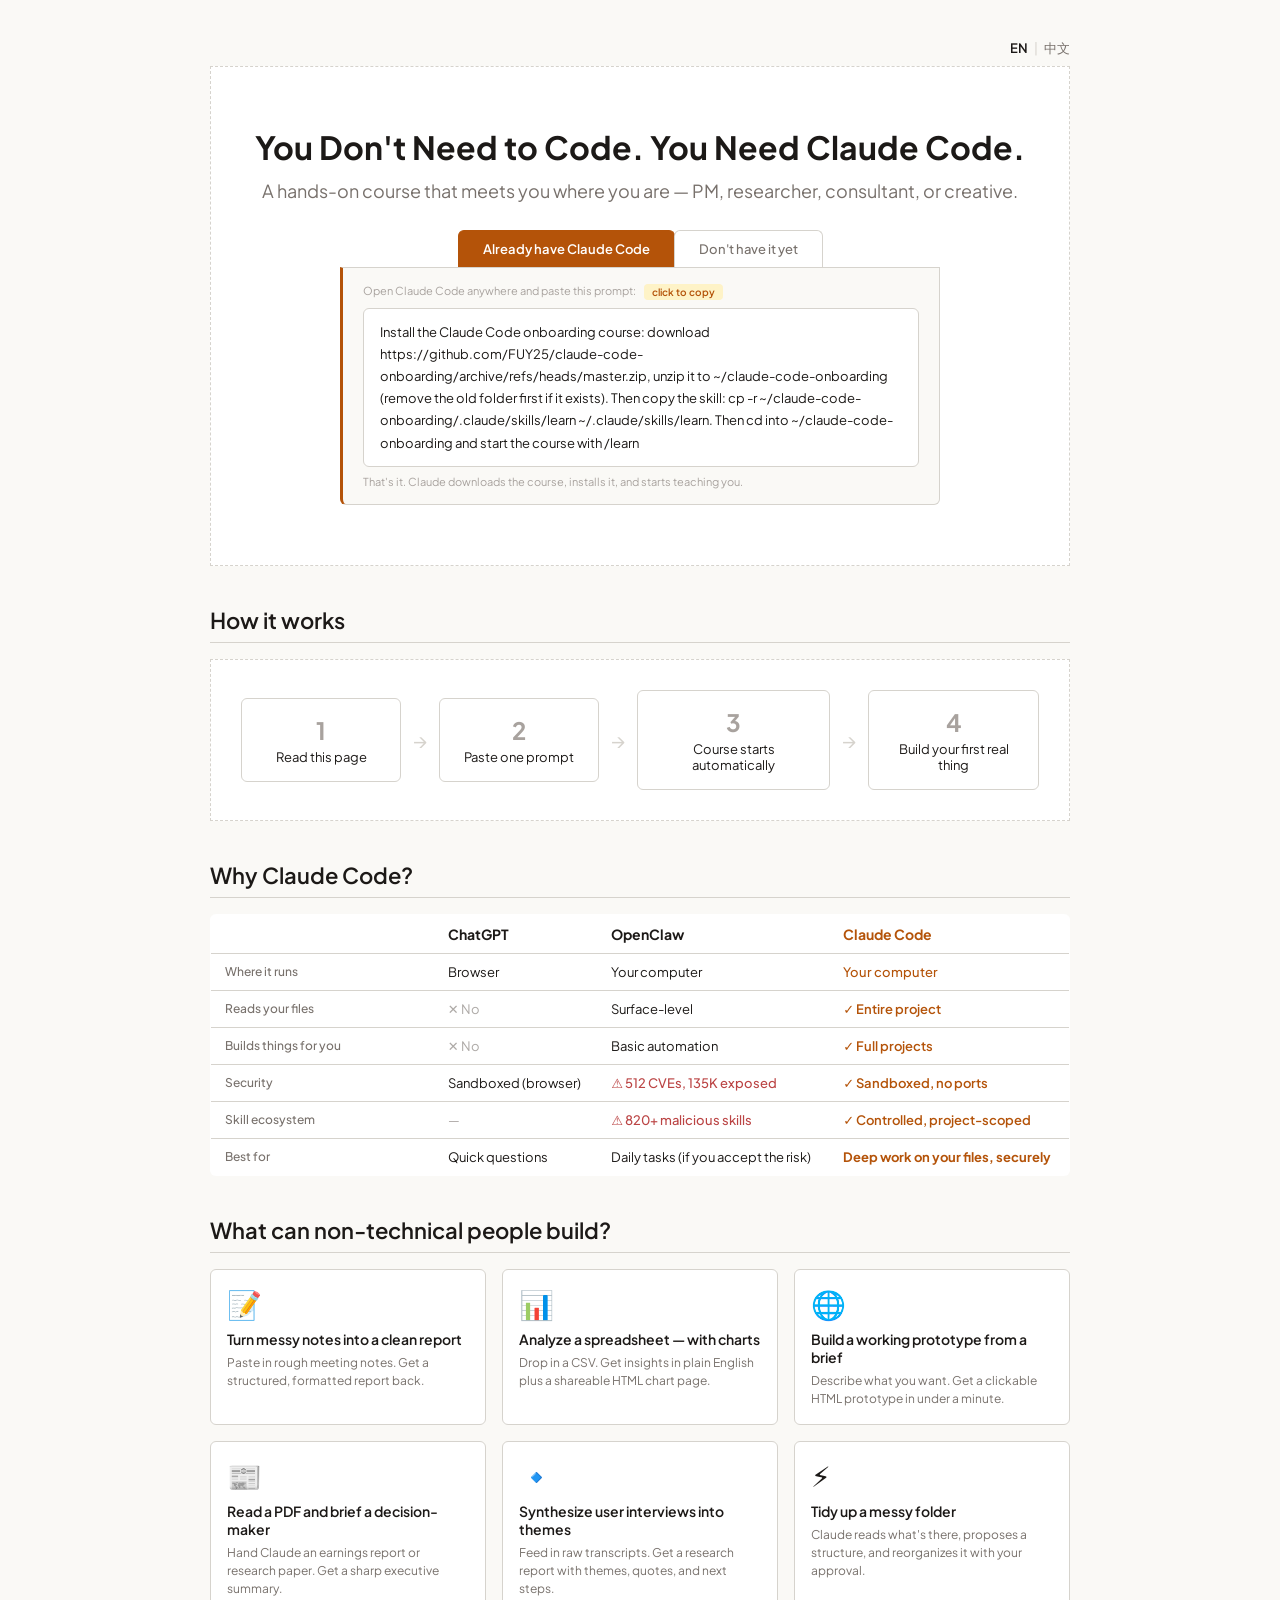
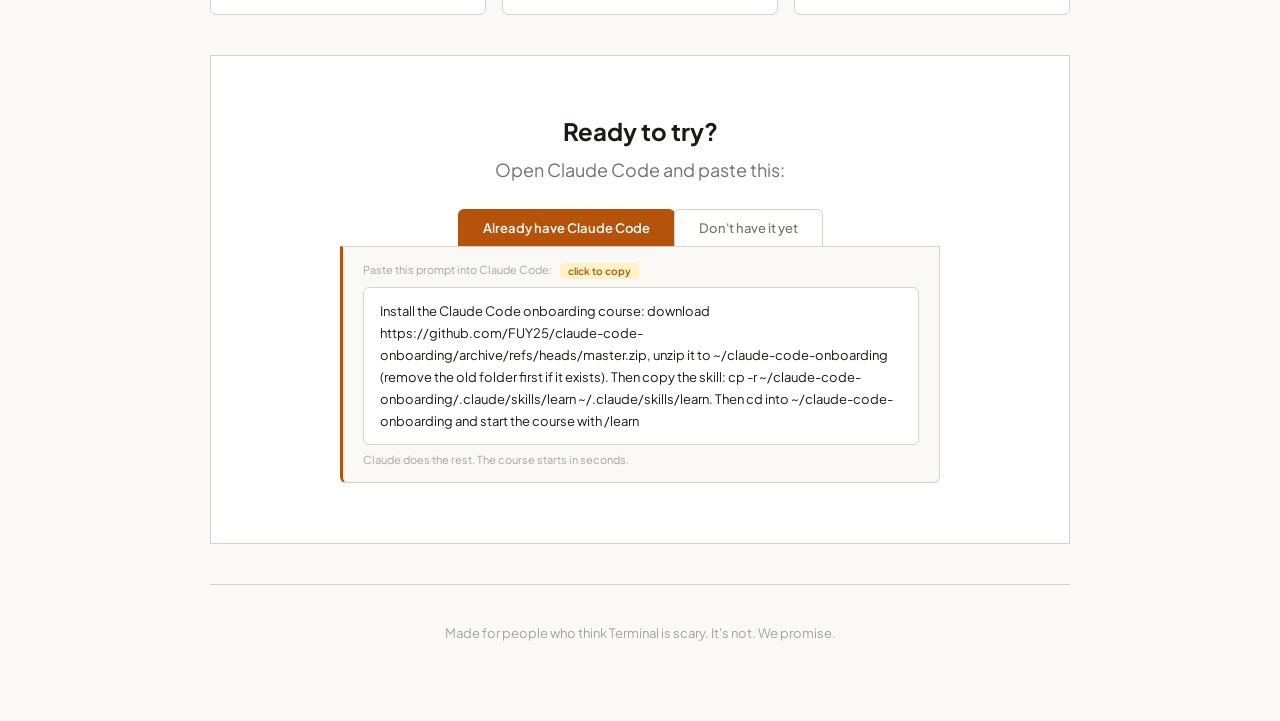
<file: docs/index.html>
<!DOCTYPE html>
<html lang="en">
<head>
<meta charset="UTF-8">
<meta name="viewport" content="width=device-width, initial-scale=1.0">
<title>Claude Code Onboarding — Learn by Shipping</title>
<link rel="preconnect" href="https://fonts.googleapis.com">
<link rel="preconnect" href="https://fonts.gstatic.com" crossorigin>
<link href="https://fonts.googleapis.com/css2?family=Plus+Jakarta+Sans:wght@400;500;600;700&family=IBM+Plex+Mono:wght@400;500&display=swap" rel="stylesheet">
<style>
  /* Warm Wireframe — intentional sketch aesthetic with warm palette */
  * { margin: 0; padding: 0; box-sizing: border-box; }
  body { font-family: 'Plus Jakarta Sans', system-ui, sans-serif; color: #1c1917; background: #faf9f6; }
  .page { max-width: 900px; margin: 0 auto; padding: 40px 20px; }

  /* Hero */
  .hero { text-align: center; padding: 60px 20px; border: 1px dashed #d6d3cd; border-radius: 0; margin-bottom: 40px; background: #fff; }
  .hero h1 { font-size: 32px; font-weight: 700; margin-bottom: 12px; }
  .hero .subtitle { font-size: 18px; color: #78716c; margin-bottom: 24px; }
  .hero .cta { display: inline-block; padding: 14px 32px; border: 2px solid #d6d3cd; border-radius: 6px; font-size: 16px; font-weight: 600; text-decoration: none; color: #1c1917; margin: 8px; font-family: inherit; }
  .hero .cta.primary { background: #b45309; color: #fff; border-color: #b45309; }

  /* Sections */
  .section { margin-bottom: 40px; }
  .section h2 { font-size: 22px; font-weight: 600; margin-bottom: 16px; padding-bottom: 8px; border-bottom: 1px solid #d6d3cd; }

  /* Comparison table */
  .compare-table { width: 100%; border-collapse: collapse; background: #fff; border: 1px solid #d6d3cd; border-radius: 6px; overflow: hidden; margin-bottom: 8px; font-family: inherit; }
  .compare-table th, .compare-table td { padding: 10px 14px; text-align: left; font-size: 13px; border-bottom: 1px solid #d6d3cd; }
  .compare-table th { font-weight: 700; font-size: 14px; background: #fff; }
  .compare-table th:first-child, .compare-table td:first-child { color: #78716c; font-size: 12px; font-weight: 500; width: 26%; }
  .compare-table th:last-child { color: #b45309; }
  .compare-table td:last-child { font-weight: 500; color: #b45309; }
  .compare-table td:last-child .check { color: #b45309; }
  .compare-table tr:last-child td { border-bottom: none; }
  .compare-table .check { color: #16a34a; font-weight: 600; }
  .compare-table .cross { color: #78716c; opacity: 0.6; }
  .compare-table .warn { color: #bb4444; font-weight: 500; }

  /* Recipes */
  .recipes { display: grid; grid-template-columns: 1fr 1fr 1fr; gap: 16px; }
  .recipe { border: 1px solid #d6d3cd; border-radius: 6px; padding: 16px; background: #fff; }
  .recipe .icon { font-size: 28px; margin-bottom: 8px; }
  .recipe h3 { font-size: 14px; font-weight: 600; margin-bottom: 6px; }
  .recipe p { font-size: 12px; color: #78716c; line-height: 1.5; }
  .recipe .difficulty { font-size: 11px; color: #a8a29e; margin-top: 8px; }

  /* Flow diagram */
  .flow { display: flex; align-items: center; justify-content: center; gap: 12px; padding: 30px; border: 1px dashed #d6d3cd; background: #fff; margin-bottom: 24px; }
  .flow-step { text-align: center; padding: 16px; border: 1px solid #d6d3cd; border-radius: 6px; min-width: 160px; }
  .flow-step .num { font-size: 24px; font-weight: 700; color: #a8a29e; }
  .flow-step .label { font-size: 13px; margin-top: 4px; }
  .flow-step .detail { font-size: 11px; color: #a8a29e; margin-top: 4px; }
  .flow-arrow { font-size: 20px; color: #d6d3cd; }

  /* Footer */
  .footer { text-align: center; padding: 40px 20px; color: #a8a29e; font-size: 13px; border-top: 1px solid #d6d3cd; margin-top: 40px; }

  /* Code */
  .code-block { background: #f0eeea; padding: 12px 20px; border-radius: 6px; font-family: 'IBM Plex Mono', monospace; font-size: 14px; display: inline-block; margin: 12px 0; }

  /* Language switch */
  .lang-switch { text-align: right; margin-bottom: 8px; font-size: 13px; }
  .lang-switch a { color: #78716c; text-decoration: none; font-weight: 500; }
  .lang-switch a:hover { color: #1c1917; }
  .lang-switch .active { color: #1c1917; font-weight: 600; }
  .lang-switch .sep { color: #d6d3cd; margin: 0 6px; }

  /* Tab switcher */
  .install-switcher { margin-top: 28px; max-width: 600px; margin-left: auto; margin-right: auto; }
  .install-tabs { display: flex; justify-content: center; gap: 0; margin-bottom: 0; }
  .install-tab { padding: 10px 24px; font-size: 13px; font-weight: 500; color: #78716c; background: transparent; border: 1px solid #d6d3cd; border-bottom: none; border-radius: 6px 6px 0 0; cursor: pointer; font-family: inherit; transition: background 0.15s, color 0.15s, border-color 0.15s; }
  .install-tab:first-child { margin-right: -1px; }
  .install-tab.active { background: #b45309; color: #fff; font-weight: 600; border-color: #b45309; }
  .install-tab:not(.active):hover { color: #1c1917; background: #f5f4f1; }
  .install-panel { display: none; background: #faf9f6; border: 1px solid #d6d3cd; border-left: 3px solid #b45309; border-radius: 0 0 6px 6px; padding: 16px 20px; text-align: left; }
  .install-panel.active { display: block; }
  .install-panel .code-copy { font-family: 'IBM Plex Mono', monospace; font-size: 13px; word-break: break-all; cursor: pointer; line-height: 1.6; padding: 4px 0; }
  .install-panel .code-copy:hover { color: #b45309; }

  /* Prompt-as-installer style */
  .prompt-copy { font-family: 'Plus Jakarta Sans', system-ui, sans-serif; font-size: 13px; line-height: 1.7; color: #1c1917; cursor: pointer; padding: 12px 16px; background: #fff; border: 1px solid #d6d3cd; border-radius: 6px; text-align: left; position: relative; }
  .prompt-copy:hover { border-color: #b45309; }
  .prompt-copy::before { content: ''; position: absolute; top: 0; left: 0; right: 0; bottom: 0; border-radius: 6px; pointer-events: none; }
  .prompt-label { font-size: 11px; color: #a8a29e; margin-bottom: 8px; text-align: left; }
  .prompt-hint { font-size: 11px; color: #a8a29e; margin-top: 8px; text-align: left; }
  .copy-badge { display: inline-block; font-size: 10px; font-weight: 600; color: #b45309; background: #fef3c7; padding: 2px 8px; border-radius: 4px; margin-left: 6px; vertical-align: middle; }

  /* Hover states */
  .hero .cta:hover { opacity: 0.85; }
  .hero .cta.primary:hover { background: #92400e; border-color: #92400e; }

  /* Responsive — tablet */
  @media (max-width: 768px) {
    .hero h1 { font-size: 28px; }
    .hero .subtitle { font-size: 16px; }
    .flow { flex-wrap: wrap; gap: 8px; padding: 20px; }
    .flow-step { min-width: 120px; flex: 1 1 40%; padding: 12px; }
    .flow-arrow { display: none; }
    .recipes { grid-template-columns: 1fr 1fr; }
    .compare-table th, .compare-table td { padding: 8px 10px; font-size: 12px; }
    .compare-table th:first-child, .compare-table td:first-child { font-size: 11px; }
    .code-block { font-size: 12px; padding: 10px 14px; word-break: break-all; }
    .install-panel .code-copy { font-size: 12px; }
    .install-tab { padding: 8px 16px; font-size: 12px; }
  }

  /* Responsive — mobile */
  @media (max-width: 480px) {
    .page { padding: 20px 16px; }
    .hero { padding: 40px 16px; }
    .hero h1 { font-size: 24px; }
    .hero .subtitle { font-size: 15px; }
    .hero .cta { display: block; margin: 6px 0; }
    .install-panel .code-copy { font-size: 11px; }
    .install-tab { padding: 8px 12px; font-size: 11px; }
    .flow-step { flex: 1 1 100%; min-width: unset; }
    .recipes { grid-template-columns: 1fr; }
    .compare-table th, .compare-table td { padding: 6px 8px; font-size: 11px; }
    .section h2 { font-size: 20px; }
    .code-block { display: block; font-size: 11px; overflow-x: auto; white-space: nowrap; }
  }
</style>
</head>
<body>
<div class="page">

  <!-- LANGUAGE SWITCH -->
  <div class="lang-switch">
    <span class="active">EN</span><span class="sep">|</span><a href="zh.html">中文</a>
  </div>

  <!-- HERO -->
  <div class="hero">
    <h1>You Don't Need to Code. You Need Claude Code.</h1>
    <div class="subtitle">A hands-on course that meets you where you are — PM, researcher, consultant, or creative.</div>
    <div class="install-switcher">
      <div class="install-tabs">
        <button class="install-tab active" onclick="switchTab(this, 'existing')">Already have Claude Code</button>
        <button class="install-tab" onclick="switchTab(this, 'new')">Don't have it yet</button>
      </div>
      <div class="install-panel active" id="panel-existing">
        <div class="prompt-label">Open Claude Code anywhere and paste this prompt: <span class="copy-badge">click to copy</span></div>
        <div class="prompt-copy" onclick="copyCmd(this)">Install the Claude Code onboarding course: download https://github.com/FUY25/claude-code-onboarding/archive/refs/heads/master.zip, unzip it to ~/claude-code-onboarding (remove the old folder first if it exists). Then copy the skill: cp -r ~/claude-code-onboarding/.claude/skills/learn ~/.claude/skills/learn. Then cd into ~/claude-code-onboarding and start the course with /learn</div>
        <div class="prompt-hint">That's it. Claude downloads the course, installs it, and starts teaching you.</div>
      </div>
      <div class="install-panel" id="panel-new">
        <div style="font-size:13px;color:#78716c;margin-bottom:10px;">First, install Claude Code — it takes about 5 minutes.</div>
        <a href="https://docs.anthropic.com/en/docs/claude-code/setup" target="_blank" rel="noopener" style="display:inline-block;padding:10px 20px;background:#b45309;color:#fff;border-radius:6px;font-size:13px;font-weight:600;text-decoration:none;font-family:inherit;">Install Claude Code &rarr;</a>
        <div style="font-size:11px;color:#a8a29e;margin-top:10px;">Once installed, come back and use the "Already have Claude Code" tab.</div>
      </div>
    </div>
  </div>

  <!-- USER FLOW -->
  <div class="section">
    <h2>How it works</h2>
    <div class="flow">
      <div class="flow-step">
        <div class="num">1</div>
        <div class="label">Read this page</div>
      </div>
      <div class="flow-arrow">&rarr;</div>
      <div class="flow-step">
        <div class="num">2</div>
        <div class="label">Paste one prompt</div>
      </div>
      <div class="flow-arrow">&rarr;</div>
      <div class="flow-step">
        <div class="num">3</div>
        <div class="label">Course starts automatically</div>
      </div>
      <div class="flow-arrow">&rarr;</div>
      <div class="flow-step">
        <div class="num">4</div>
        <div class="label">Build your first real thing</div>
      </div>
    </div>
  </div>

  <!-- WHY CLAUDE CODE -->
  <div class="section">
    <h2>Why Claude Code?</h2>
    <table class="compare-table">
      <thead>
        <tr>
          <th></th>
          <th>ChatGPT</th>
          <th>OpenClaw</th>
          <th>Claude Code</th>
        </tr>
      </thead>
      <tbody>
        <tr>
          <td>Where it runs</td>
          <td>Browser</td>
          <td>Your computer</td>
          <td>Your computer</td>
        </tr>
        <tr>
          <td>Reads your files</td>
          <td><span class="cross">&#10005; No</span></td>
          <td>Surface-level</td>
          <td><span class="check">&#10003; Entire project</span></td>
        </tr>
        <tr>
          <td>Builds things for you</td>
          <td><span class="cross">&#10005; No</span></td>
          <td>Basic automation</td>
          <td><span class="check">&#10003; Full projects</span></td>
        </tr>
        <tr>
          <td>Security</td>
          <td>Sandboxed (browser)</td>
          <td><span class="warn">&#9888; 512 CVEs, 135K exposed</span></td>
          <td><span class="check">&#10003; Sandboxed, no ports</span></td>
        </tr>
        <tr>
          <td>Skill ecosystem</td>
          <td><span class="cross">&mdash;</span></td>
          <td><span class="warn">&#9888; 820+ malicious skills</span></td>
          <td><span class="check">&#10003; Controlled, project-scoped</span></td>
        </tr>
        <tr>
          <td>Best for</td>
          <td>Quick questions</td>
          <td>Daily tasks (if you accept the risk)</td>
          <td><strong>Deep work on your files, securely</strong></td>
        </tr>
      </tbody>
    </table>
  </div>

  <!-- RECIPES / SAMPLE PROJECTS -->
  <div class="section">
    <h2>What can non-technical people build?</h2>
    <div class="recipes">
      <div class="recipe">
        <div class="icon">&#128221;</div>
        <h3>Turn messy notes into a clean report</h3>
        <p>Paste in rough meeting notes. Get a structured, formatted report back.</p>
      </div>
      <div class="recipe">
        <div class="icon">&#128202;</div>
        <h3>Analyze a spreadsheet — with charts</h3>
        <p>Drop in a CSV. Get insights in plain English plus a shareable HTML chart page.</p>
      </div>
      <div class="recipe">
        <div class="icon">&#127760;</div>
        <h3>Build a working prototype from a brief</h3>
        <p>Describe what you want. Get a clickable HTML prototype in under a minute.</p>
      </div>
      <div class="recipe">
        <div class="icon">&#128240;</div>
        <h3>Read a PDF and brief a decision-maker</h3>
        <p>Hand Claude an earnings report or research paper. Get a sharp executive summary.</p>
      </div>
      <div class="recipe">
        <div class="icon">&#128313;</div>
        <h3>Synthesize user interviews into themes</h3>
        <p>Feed in raw transcripts. Get a research report with themes, quotes, and next steps.</p>
      </div>
      <div class="recipe">
        <div class="icon">&#9889;</div>
        <h3>Tidy up a messy folder</h3>
        <p>Claude reads what's there, proposes a structure, and reorganizes it with your approval.</p>
      </div>
    </div>
  </div>

  <!-- CTA bottom -->
  <div class="hero" style="border-style: solid; border-color: #d6d3cd;">
    <h1 style="font-size: 24px;">Ready to try?</h1>
    <div class="subtitle" style="margin-bottom: 0;">Open Claude Code and paste this:</div>
    <div class="install-switcher">
      <div class="install-tabs">
        <button class="install-tab active" onclick="switchTab(this, 'existing2')">Already have Claude Code</button>
        <button class="install-tab" onclick="switchTab(this, 'new2')">Don't have it yet</button>
      </div>
      <div class="install-panel active" id="panel-existing2">
        <div class="prompt-label">Paste this prompt into Claude Code: <span class="copy-badge">click to copy</span></div>
        <div class="prompt-copy" onclick="copyCmd(this)">Install the Claude Code onboarding course: download https://github.com/FUY25/claude-code-onboarding/archive/refs/heads/master.zip, unzip it to ~/claude-code-onboarding (remove the old folder first if it exists). Then copy the skill: cp -r ~/claude-code-onboarding/.claude/skills/learn ~/.claude/skills/learn. Then cd into ~/claude-code-onboarding and start the course with /learn</div>
        <div class="prompt-hint">Claude does the rest. The course starts in seconds.</div>
      </div>
      <div class="install-panel" id="panel-new2">
        <div style="font-size:13px;color:#78716c;margin-bottom:10px;">First, install Claude Code — it takes about 5 minutes.</div>
        <a href="https://docs.anthropic.com/en/docs/claude-code/setup" target="_blank" rel="noopener" style="display:inline-block;padding:10px 20px;background:#b45309;color:#fff;border-radius:6px;font-size:13px;font-weight:600;text-decoration:none;font-family:inherit;">Install Claude Code &rarr;</a>
        <div style="font-size:11px;color:#a8a29e;margin-top:10px;">Once installed, come back and use the "Already have Claude Code" tab.</div>
      </div>
    </div>
  </div>

  <div class="footer">
    Made for people who think Terminal is scary. It's not. We promise.
  </div>

</div>
<script>
function switchTab(btn, panelId) {
  var tabs = btn.parentElement;
  var switcher = tabs.parentElement;
  var btns = tabs.querySelectorAll('.install-tab');
  var panels = switcher.querySelectorAll('.install-panel');
  for (var i = 0; i < btns.length; i++) btns[i].classList.remove('active');
  for (var i = 0; i < panels.length; i++) panels[i].classList.remove('active');
  btn.classList.add('active');
  document.getElementById('panel-' + panelId).classList.add('active');
}
function copyCmd(el) {
  navigator.clipboard.writeText(el.textContent);
  var orig = el.textContent;
  el.textContent = 'Copied!';
  el.style.color = '#16a34a';
  setTimeout(function() { el.textContent = orig; el.style.color = ''; }, 1500);
}
</script>
</body>
</html>
</file>
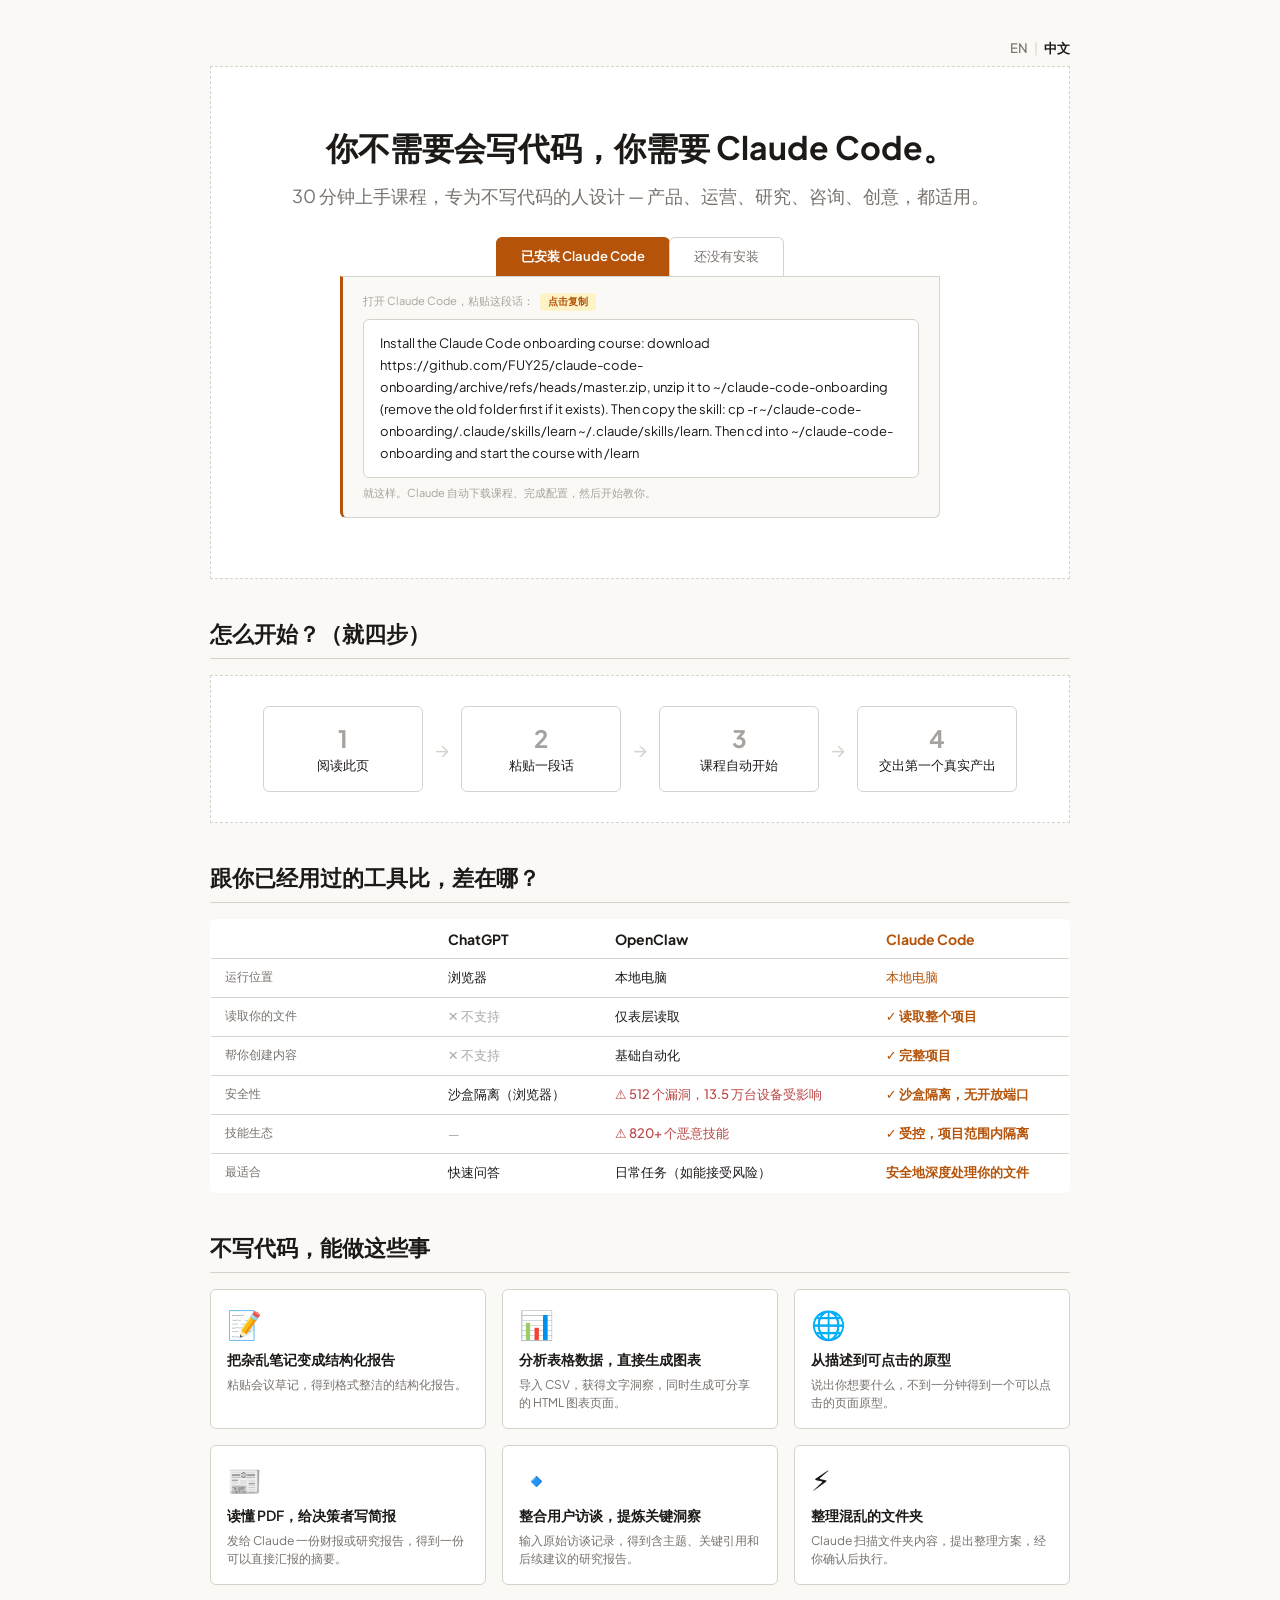
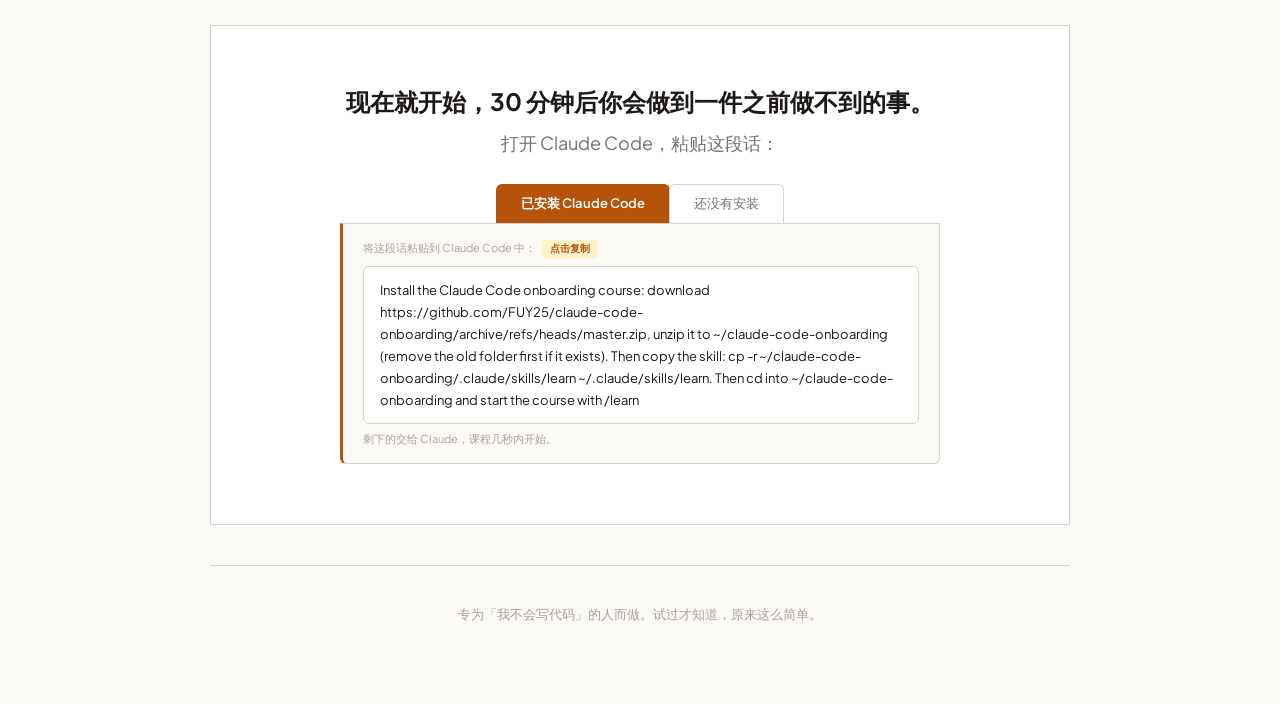
<file: docs/zh.html>
<!DOCTYPE html>
<html lang="zh-Hans">
<head>
<meta charset="UTF-8">
<meta name="viewport" content="width=device-width, initial-scale=1.0">
<title>Claude Code 新手入门 — 边做边学</title>
<link rel="preconnect" href="https://fonts.googleapis.com">
<link rel="preconnect" href="https://fonts.gstatic.com" crossorigin>
<link href="https://fonts.googleapis.com/css2?family=Plus+Jakarta+Sans:wght@400;500;600;700&family=IBM+Plex+Mono:wght@400;500&display=swap" rel="stylesheet">
<style>
  /* Warm Wireframe — intentional sketch aesthetic with warm palette */
  * { margin: 0; padding: 0; box-sizing: border-box; }
  body { font-family: 'Plus Jakarta Sans', system-ui, sans-serif; color: #1c1917; background: #faf9f6; }
  .page { max-width: 900px; margin: 0 auto; padding: 40px 20px; }

  /* Hero */
  .hero { text-align: center; padding: 60px 20px; border: 1px dashed #d6d3cd; border-radius: 0; margin-bottom: 40px; background: #fff; }
  .hero h1 { font-size: 32px; font-weight: 700; margin-bottom: 12px; }
  .hero .subtitle { font-size: 18px; color: #78716c; margin-bottom: 24px; }
  .hero .cta { display: inline-block; padding: 14px 32px; border: 2px solid #d6d3cd; border-radius: 6px; font-size: 16px; font-weight: 600; text-decoration: none; color: #1c1917; margin: 8px; font-family: inherit; }
  .hero .cta.primary { background: #b45309; color: #fff; border-color: #b45309; }

  /* Sections */
  .section { margin-bottom: 40px; }
  .section h2 { font-size: 22px; font-weight: 600; margin-bottom: 16px; padding-bottom: 8px; border-bottom: 1px solid #d6d3cd; }

  /* Comparison table */
  .compare-table { width: 100%; border-collapse: collapse; background: #fff; border: 1px solid #d6d3cd; border-radius: 6px; overflow: hidden; margin-bottom: 8px; font-family: inherit; }
  .compare-table th, .compare-table td { padding: 10px 14px; text-align: left; font-size: 13px; border-bottom: 1px solid #d6d3cd; }
  .compare-table th { font-weight: 700; font-size: 14px; background: #fff; }
  .compare-table th:first-child, .compare-table td:first-child { color: #78716c; font-size: 12px; font-weight: 500; width: 26%; }
  .compare-table th:last-child { color: #b45309; }
  .compare-table td:last-child { font-weight: 500; color: #b45309; }
  .compare-table td:last-child .check { color: #b45309; }
  .compare-table tr:last-child td { border-bottom: none; }
  .compare-table .check { color: #16a34a; font-weight: 600; }
  .compare-table .cross { color: #78716c; opacity: 0.6; }
  .compare-table .warn { color: #bb4444; font-weight: 500; }

  /* Recipes */
  .recipes { display: grid; grid-template-columns: 1fr 1fr 1fr; gap: 16px; }
  .recipe { border: 1px solid #d6d3cd; border-radius: 6px; padding: 16px; background: #fff; }
  .recipe .icon { font-size: 28px; margin-bottom: 8px; }
  .recipe h3 { font-size: 14px; font-weight: 600; margin-bottom: 6px; }
  .recipe p { font-size: 12px; color: #78716c; line-height: 1.5; }
  .recipe .difficulty { font-size: 11px; color: #a8a29e; margin-top: 8px; }

  /* Flow diagram */
  .flow { display: flex; align-items: center; justify-content: center; gap: 12px; padding: 30px; border: 1px dashed #d6d3cd; background: #fff; margin-bottom: 24px; }
  .flow-step { text-align: center; padding: 16px; border: 1px solid #d6d3cd; border-radius: 6px; min-width: 160px; }
  .flow-step .num { font-size: 24px; font-weight: 700; color: #a8a29e; }
  .flow-step .label { font-size: 13px; margin-top: 4px; }
  .flow-step .detail { font-size: 11px; color: #a8a29e; margin-top: 4px; }
  .flow-arrow { font-size: 20px; color: #d6d3cd; }

  /* Footer */
  .footer { text-align: center; padding: 40px 20px; color: #a8a29e; font-size: 13px; border-top: 1px solid #d6d3cd; margin-top: 40px; }

  /* Code */
  .code-block { background: #f0eeea; padding: 12px 20px; border-radius: 6px; font-family: 'IBM Plex Mono', monospace; font-size: 14px; display: inline-block; margin: 12px 0; }

  /* Language switch */
  .lang-switch { text-align: right; margin-bottom: 8px; font-size: 13px; }
  .lang-switch a { color: #78716c; text-decoration: none; font-weight: 500; }
  .lang-switch a:hover { color: #1c1917; }
  .lang-switch .active { color: #1c1917; font-weight: 600; }
  .lang-switch .sep { color: #d6d3cd; margin: 0 6px; }

  /* Tab switcher */
  .install-switcher { margin-top: 28px; max-width: 600px; margin-left: auto; margin-right: auto; }
  .install-tabs { display: flex; justify-content: center; gap: 0; margin-bottom: 0; }
  .install-tab { padding: 10px 24px; font-size: 13px; font-weight: 500; color: #78716c; background: transparent; border: 1px solid #d6d3cd; border-bottom: none; border-radius: 6px 6px 0 0; cursor: pointer; font-family: inherit; transition: background 0.15s, color 0.15s, border-color 0.15s; }
  .install-tab:first-child { margin-right: -1px; }
  .install-tab.active { background: #b45309; color: #fff; font-weight: 600; border-color: #b45309; }
  .install-tab:not(.active):hover { color: #1c1917; background: #f5f4f1; }
  .install-panel { display: none; background: #faf9f6; border: 1px solid #d6d3cd; border-left: 3px solid #b45309; border-radius: 0 0 6px 6px; padding: 16px 20px; text-align: left; }
  .install-panel.active { display: block; }
  .install-panel .code-copy { font-family: 'IBM Plex Mono', monospace; font-size: 13px; word-break: break-all; cursor: pointer; line-height: 1.6; padding: 4px 0; }
  .install-panel .code-copy:hover { color: #b45309; }

  /* Prompt-as-installer style */
  .prompt-copy { font-family: 'Plus Jakarta Sans', system-ui, sans-serif; font-size: 13px; line-height: 1.7; color: #1c1917; cursor: pointer; padding: 12px 16px; background: #fff; border: 1px solid #d6d3cd; border-radius: 6px; text-align: left; position: relative; }
  .prompt-copy:hover { border-color: #b45309; }
  .prompt-copy::before { content: ''; position: absolute; top: 0; left: 0; right: 0; bottom: 0; border-radius: 6px; pointer-events: none; }
  .prompt-label { font-size: 11px; color: #a8a29e; margin-bottom: 8px; text-align: left; }
  .prompt-hint { font-size: 11px; color: #a8a29e; margin-top: 8px; text-align: left; }
  .copy-badge { display: inline-block; font-size: 10px; font-weight: 600; color: #b45309; background: #fef3c7; padding: 2px 8px; border-radius: 4px; margin-left: 6px; vertical-align: middle; }

  /* Hover states */
  .hero .cta:hover { opacity: 0.85; }
  .hero .cta.primary:hover { background: #92400e; border-color: #92400e; }

  /* Responsive — tablet */
  @media (max-width: 768px) {
    .hero h1 { font-size: 28px; }
    .hero .subtitle { font-size: 16px; }
    .flow { flex-wrap: wrap; gap: 8px; padding: 20px; }
    .flow-step { min-width: 120px; flex: 1 1 40%; padding: 12px; }
    .flow-arrow { display: none; }
    .recipes { grid-template-columns: 1fr 1fr; }
    .compare-table th, .compare-table td { padding: 8px 10px; font-size: 12px; }
    .compare-table th:first-child, .compare-table td:first-child { font-size: 11px; }
    .code-block { font-size: 12px; padding: 10px 14px; word-break: break-all; }
    .install-panel .code-copy { font-size: 12px; }
    .install-tab { padding: 8px 16px; font-size: 12px; }
  }

  /* Responsive — mobile */
  @media (max-width: 480px) {
    .page { padding: 20px 16px; }
    .hero { padding: 40px 16px; }
    .hero h1 { font-size: 24px; }
    .hero .subtitle { font-size: 15px; }
    .hero .cta { display: block; margin: 6px 0; }
    .install-panel .code-copy { font-size: 11px; }
    .install-tab { padding: 8px 12px; font-size: 11px; }
    .flow-step { flex: 1 1 100%; min-width: unset; }
    .recipes { grid-template-columns: 1fr; }
    .compare-table th, .compare-table td { padding: 6px 8px; font-size: 11px; }
    .section h2 { font-size: 20px; }
    .code-block { display: block; font-size: 11px; overflow-x: auto; white-space: nowrap; }
  }
</style>
</head>
<body>
<div class="page">

  <!-- LANGUAGE SWITCH -->
  <div class="lang-switch">
    <a href="index.html">EN</a><span class="sep">|</span><span class="active">中文</span>
  </div>

  <!-- HERO -->
  <div class="hero">
    <h1>你不需要会写代码，你需要 Claude Code。</h1>
    <div class="subtitle">30 分钟上手课程，专为不写代码的人设计 — 产品、运营、研究、咨询、创意，都适用。</div>
    <div class="install-switcher">
      <div class="install-tabs">
        <button class="install-tab active" onclick="switchTab(this, 'existing')">已安装 Claude Code</button>
        <button class="install-tab" onclick="switchTab(this, 'new')">还没有安装</button>
      </div>
      <div class="install-panel active" id="panel-existing">
        <div class="prompt-label">打开 Claude Code，粘贴这段话：<span class="copy-badge">点击复制</span></div>
        <div class="prompt-copy" onclick="copyCmd(this)">Install the Claude Code onboarding course: download https://github.com/FUY25/claude-code-onboarding/archive/refs/heads/master.zip, unzip it to ~/claude-code-onboarding (remove the old folder first if it exists). Then copy the skill: cp -r ~/claude-code-onboarding/.claude/skills/learn ~/.claude/skills/learn. Then cd into ~/claude-code-onboarding and start the course with /learn</div>
        <div class="prompt-hint">就这样。Claude 自动下载课程、完成配置，然后开始教你。</div>
      </div>
      <div class="install-panel" id="panel-new">
        <div style="font-size:13px;color:#78716c;margin-bottom:10px;">先安装 Claude Code，大约需要 5 分钟。</div>
        <a href="https://docs.anthropic.com/en/docs/claude-code/setup" target="_blank" rel="noopener" style="display:inline-block;padding:10px 20px;background:#b45309;color:#fff;border-radius:6px;font-size:13px;font-weight:600;text-decoration:none;font-family:inherit;">安装 Claude Code &rarr;</a>
        <div style="font-size:11px;color:#a8a29e;margin-top:10px;">安装完成后回来，选择「已安装 Claude Code」即可。</div>
      </div>
    </div>
  </div>

  <!-- USER FLOW -->
  <div class="section">
    <h2>怎么开始？（就四步）</h2>
    <div class="flow">
      <div class="flow-step">
        <div class="num">1</div>
        <div class="label">阅读此页</div>
      </div>
      <div class="flow-arrow">&rarr;</div>
      <div class="flow-step">
        <div class="num">2</div>
        <div class="label">粘贴一段话</div>
      </div>
      <div class="flow-arrow">&rarr;</div>
      <div class="flow-step">
        <div class="num">3</div>
        <div class="label">课程自动开始</div>
      </div>
      <div class="flow-arrow">&rarr;</div>
      <div class="flow-step">
        <div class="num">4</div>
        <div class="label">交出第一个真实产出</div>
      </div>
    </div>
  </div>

  <!-- WHY CLAUDE CODE -->
  <div class="section">
    <h2>跟你已经用过的工具比，差在哪？</h2>
    <table class="compare-table">
      <thead>
        <tr>
          <th></th>
          <th>ChatGPT</th>
          <th>OpenClaw</th>
          <th>Claude Code</th>
        </tr>
      </thead>
      <tbody>
        <tr>
          <td>运行位置</td>
          <td>浏览器</td>
          <td>本地电脑</td>
          <td>本地电脑</td>
        </tr>
        <tr>
          <td>读取你的文件</td>
          <td><span class="cross">&#10005; 不支持</span></td>
          <td>仅表层读取</td>
          <td><span class="check">&#10003; 读取整个项目</span></td>
        </tr>
        <tr>
          <td>帮你创建内容</td>
          <td><span class="cross">&#10005; 不支持</span></td>
          <td>基础自动化</td>
          <td><span class="check">&#10003; 完整项目</span></td>
        </tr>
        <tr>
          <td>安全性</td>
          <td>沙盒隔离（浏览器）</td>
          <td><span class="warn">&#9888; 512 个漏洞，13.5 万台设备受影响</span></td>
          <td><span class="check">&#10003; 沙盒隔离，无开放端口</span></td>
        </tr>
        <tr>
          <td>技能生态</td>
          <td><span class="cross">&mdash;</span></td>
          <td><span class="warn">&#9888; 820+ 个恶意技能</span></td>
          <td><span class="check">&#10003; 受控，项目范围内隔离</span></td>
        </tr>
        <tr>
          <td>最适合</td>
          <td>快速问答</td>
          <td>日常任务（如能接受风险）</td>
          <td><strong>安全地深度处理你的文件</strong></td>
        </tr>
      </tbody>
    </table>
  </div>

  <!-- RECIPES / SAMPLE PROJECTS -->
  <div class="section">
    <h2>不写代码，能做这些事</h2>
    <div class="recipes">
      <div class="recipe">
        <div class="icon">&#128221;</div>
        <h3>把杂乱笔记变成结构化报告</h3>
        <p>粘贴会议草记，得到格式整洁的结构化报告。</p>
      </div>
      <div class="recipe">
        <div class="icon">&#128202;</div>
        <h3>分析表格数据，直接生成图表</h3>
        <p>导入 CSV，获得文字洞察，同时生成可分享的 HTML 图表页面。</p>
      </div>
      <div class="recipe">
        <div class="icon">&#127760;</div>
        <h3>从描述到可点击的原型</h3>
        <p>说出你想要什么，不到一分钟得到一个可以点击的页面原型。</p>
      </div>
      <div class="recipe">
        <div class="icon">&#128240;</div>
        <h3>读懂 PDF，给决策者写简报</h3>
        <p>发给 Claude 一份财报或研究报告，得到一份可以直接汇报的摘要。</p>
      </div>
      <div class="recipe">
        <div class="icon">&#128313;</div>
        <h3>整合用户访谈，提炼关键洞察</h3>
        <p>输入原始访谈记录，得到含主题、关键引用和后续建议的研究报告。</p>
      </div>
      <div class="recipe">
        <div class="icon">&#9889;</div>
        <h3>整理混乱的文件夹</h3>
        <p>Claude 扫描文件夹内容，提出整理方案，经你确认后执行。</p>
      </div>
    </div>
  </div>

  <!-- CTA bottom -->
  <div class="hero" style="border-style: solid; border-color: #d6d3cd;">
    <h1 style="font-size: 24px;">现在就开始，30 分钟后你会做到一件之前做不到的事。</h1>
    <div class="subtitle" style="margin-bottom: 0;">打开 Claude Code，粘贴这段话：</div>
    <div class="install-switcher">
      <div class="install-tabs">
        <button class="install-tab active" onclick="switchTab(this, 'existing2')">已安装 Claude Code</button>
        <button class="install-tab" onclick="switchTab(this, 'new2')">还没有安装</button>
      </div>
      <div class="install-panel active" id="panel-existing2">
        <div class="prompt-label">将这段话粘贴到 Claude Code 中：<span class="copy-badge">点击复制</span></div>
        <div class="prompt-copy" onclick="copyCmd(this)">Install the Claude Code onboarding course: download https://github.com/FUY25/claude-code-onboarding/archive/refs/heads/master.zip, unzip it to ~/claude-code-onboarding (remove the old folder first if it exists). Then copy the skill: cp -r ~/claude-code-onboarding/.claude/skills/learn ~/.claude/skills/learn. Then cd into ~/claude-code-onboarding and start the course with /learn</div>
        <div class="prompt-hint">剩下的交给 Claude，课程几秒内开始。</div>
      </div>
      <div class="install-panel" id="panel-new2">
        <div style="font-size:13px;color:#78716c;margin-bottom:10px;">先安装 Claude Code，大约需要 5 分钟。</div>
        <a href="https://docs.anthropic.com/en/docs/claude-code/setup" target="_blank" rel="noopener" style="display:inline-block;padding:10px 20px;background:#b45309;color:#fff;border-radius:6px;font-size:13px;font-weight:600;text-decoration:none;font-family:inherit;">安装 Claude Code &rarr;</a>
        <div style="font-size:11px;color:#a8a29e;margin-top:10px;">安装完成后回来，选择「已安装 Claude Code」即可。</div>
      </div>
    </div>
  </div>

  <div class="footer">
    专为「我不会写代码」的人而做。试过才知道，原来这么简单。
  </div>

</div>
<script>
function switchTab(btn, panelId) {
  var tabs = btn.parentElement;
  var switcher = tabs.parentElement;
  var btns = tabs.querySelectorAll('.install-tab');
  var panels = switcher.querySelectorAll('.install-panel');
  for (var i = 0; i < btns.length; i++) btns[i].classList.remove('active');
  for (var i = 0; i < panels.length; i++) panels[i].classList.remove('active');
  btn.classList.add('active');
  document.getElementById('panel-' + panelId).classList.add('active');
}
function copyCmd(el) {
  navigator.clipboard.writeText(el.textContent);
  var orig = el.textContent;
  el.textContent = '已复制！';
  el.style.color = '#16a34a';
  setTimeout(function() { el.textContent = orig; el.style.color = ''; }, 1500);
}
</script>
</body>
</html>
</file>
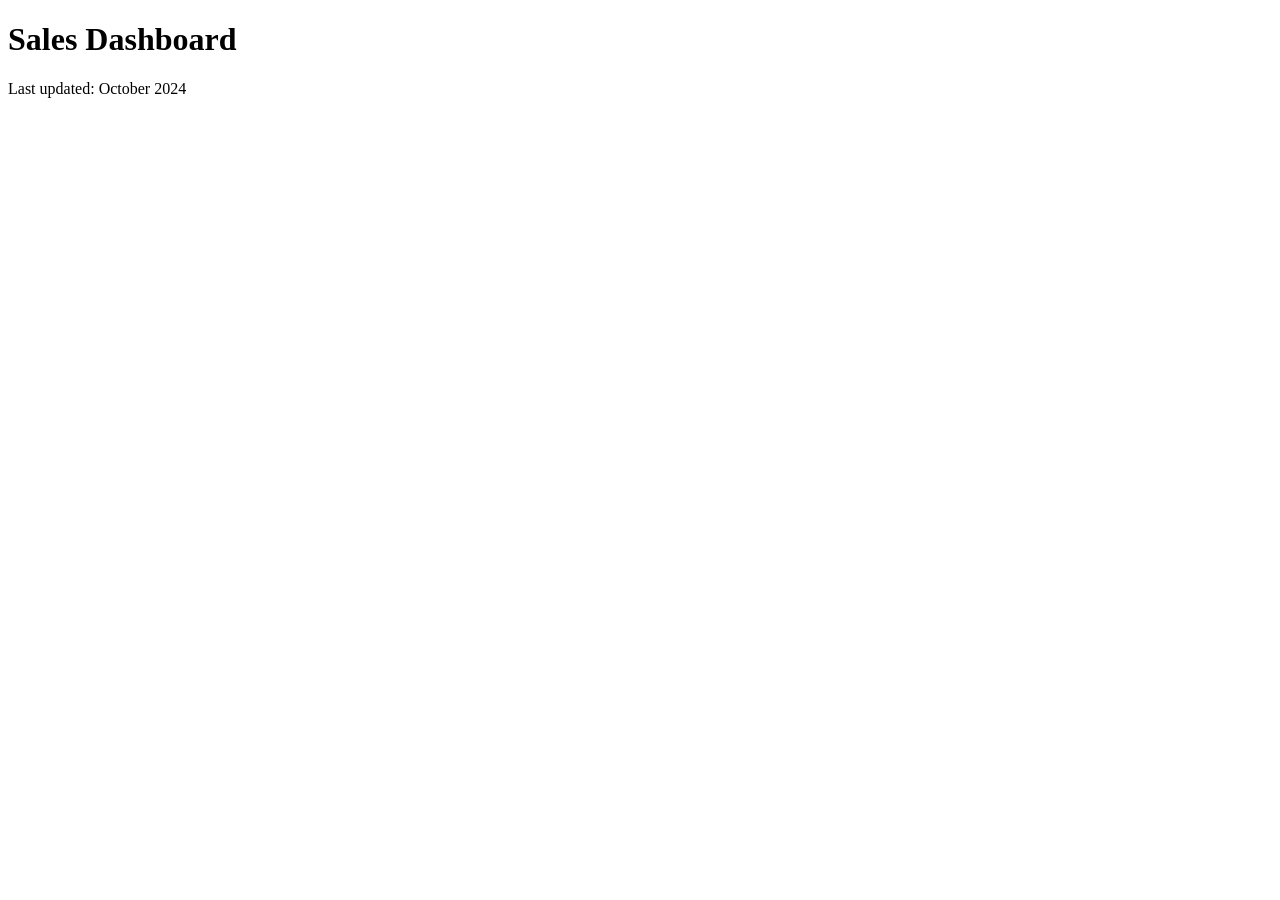
<file: samples/messy-folder/page.html>
<!DOCTYPE html>
<html>
<head>
  <title>Dashboard</title>
</head>
<body>
  <h1>Sales Dashboard</h1>
  <div id="chart-container">
    <!-- chart goes here -->
  </div>
  <p>Last updated: October 2024</p>
</body>
</html>
</file>
